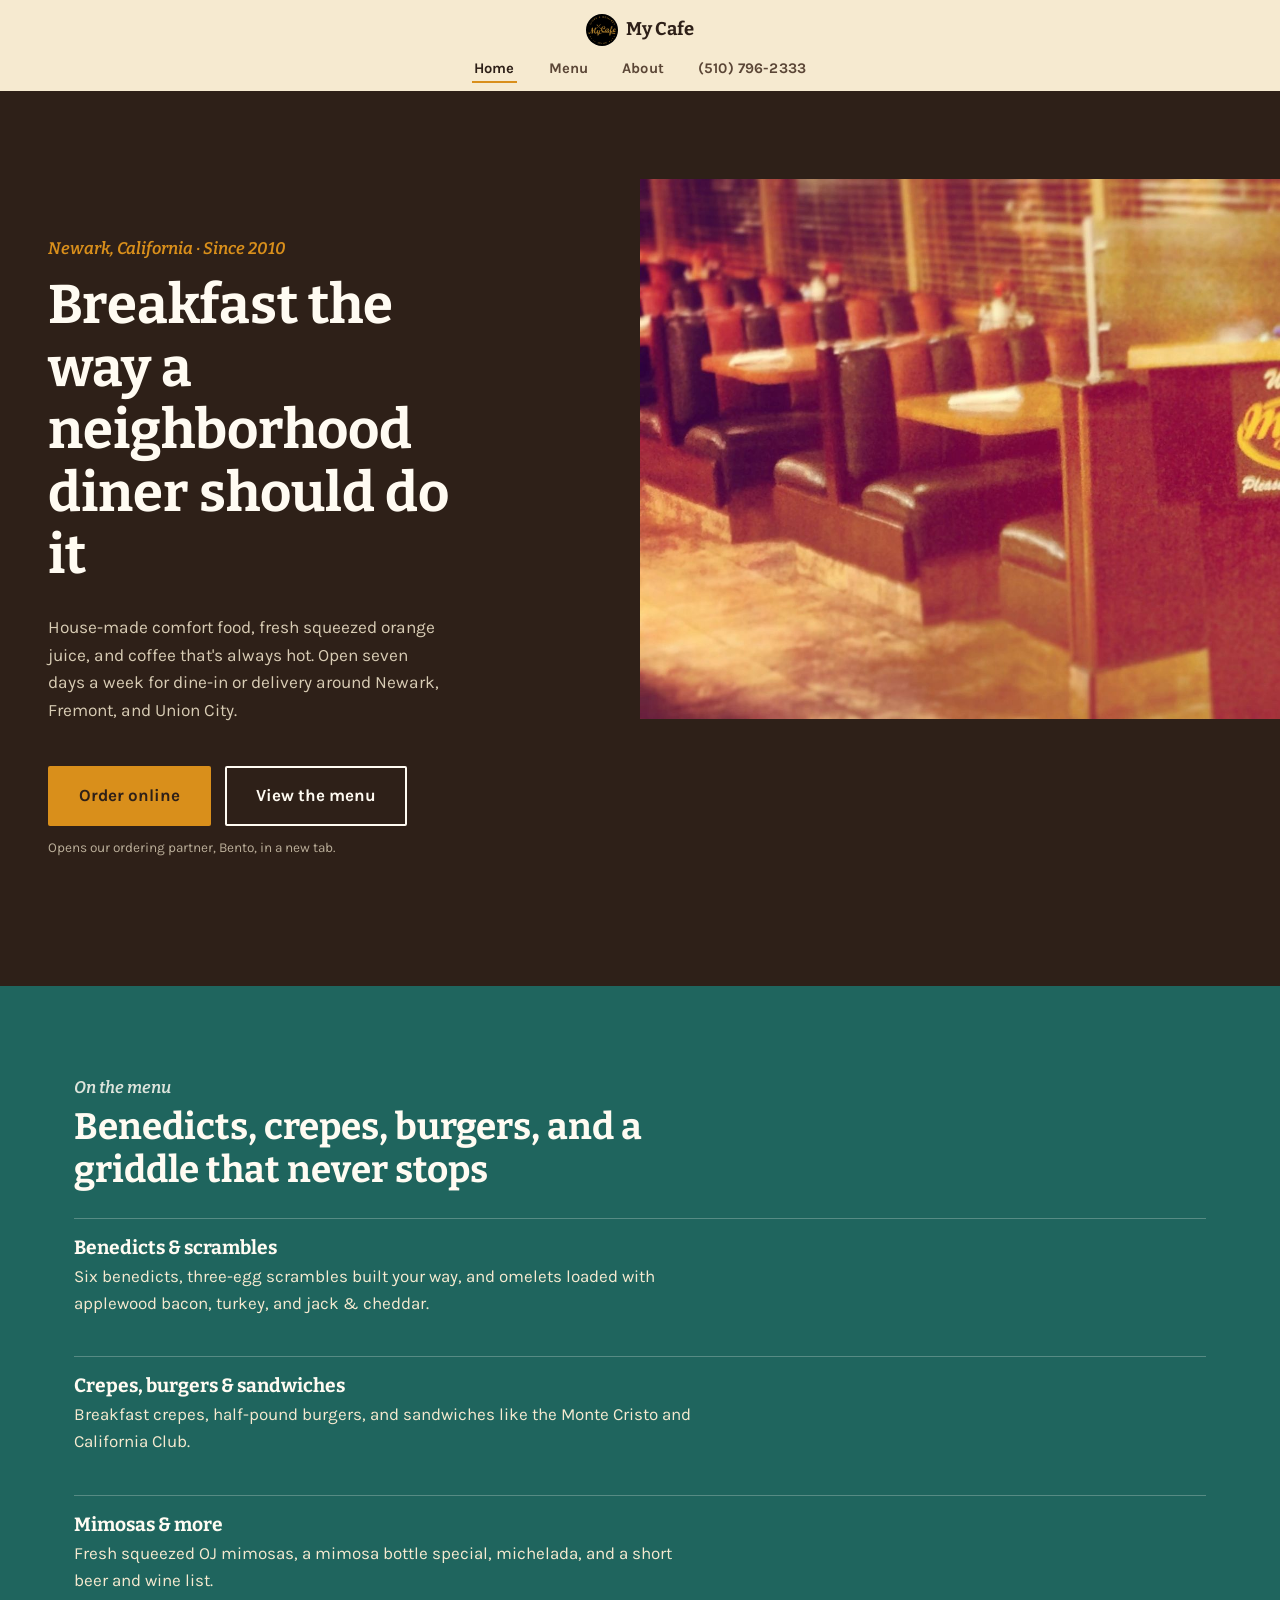
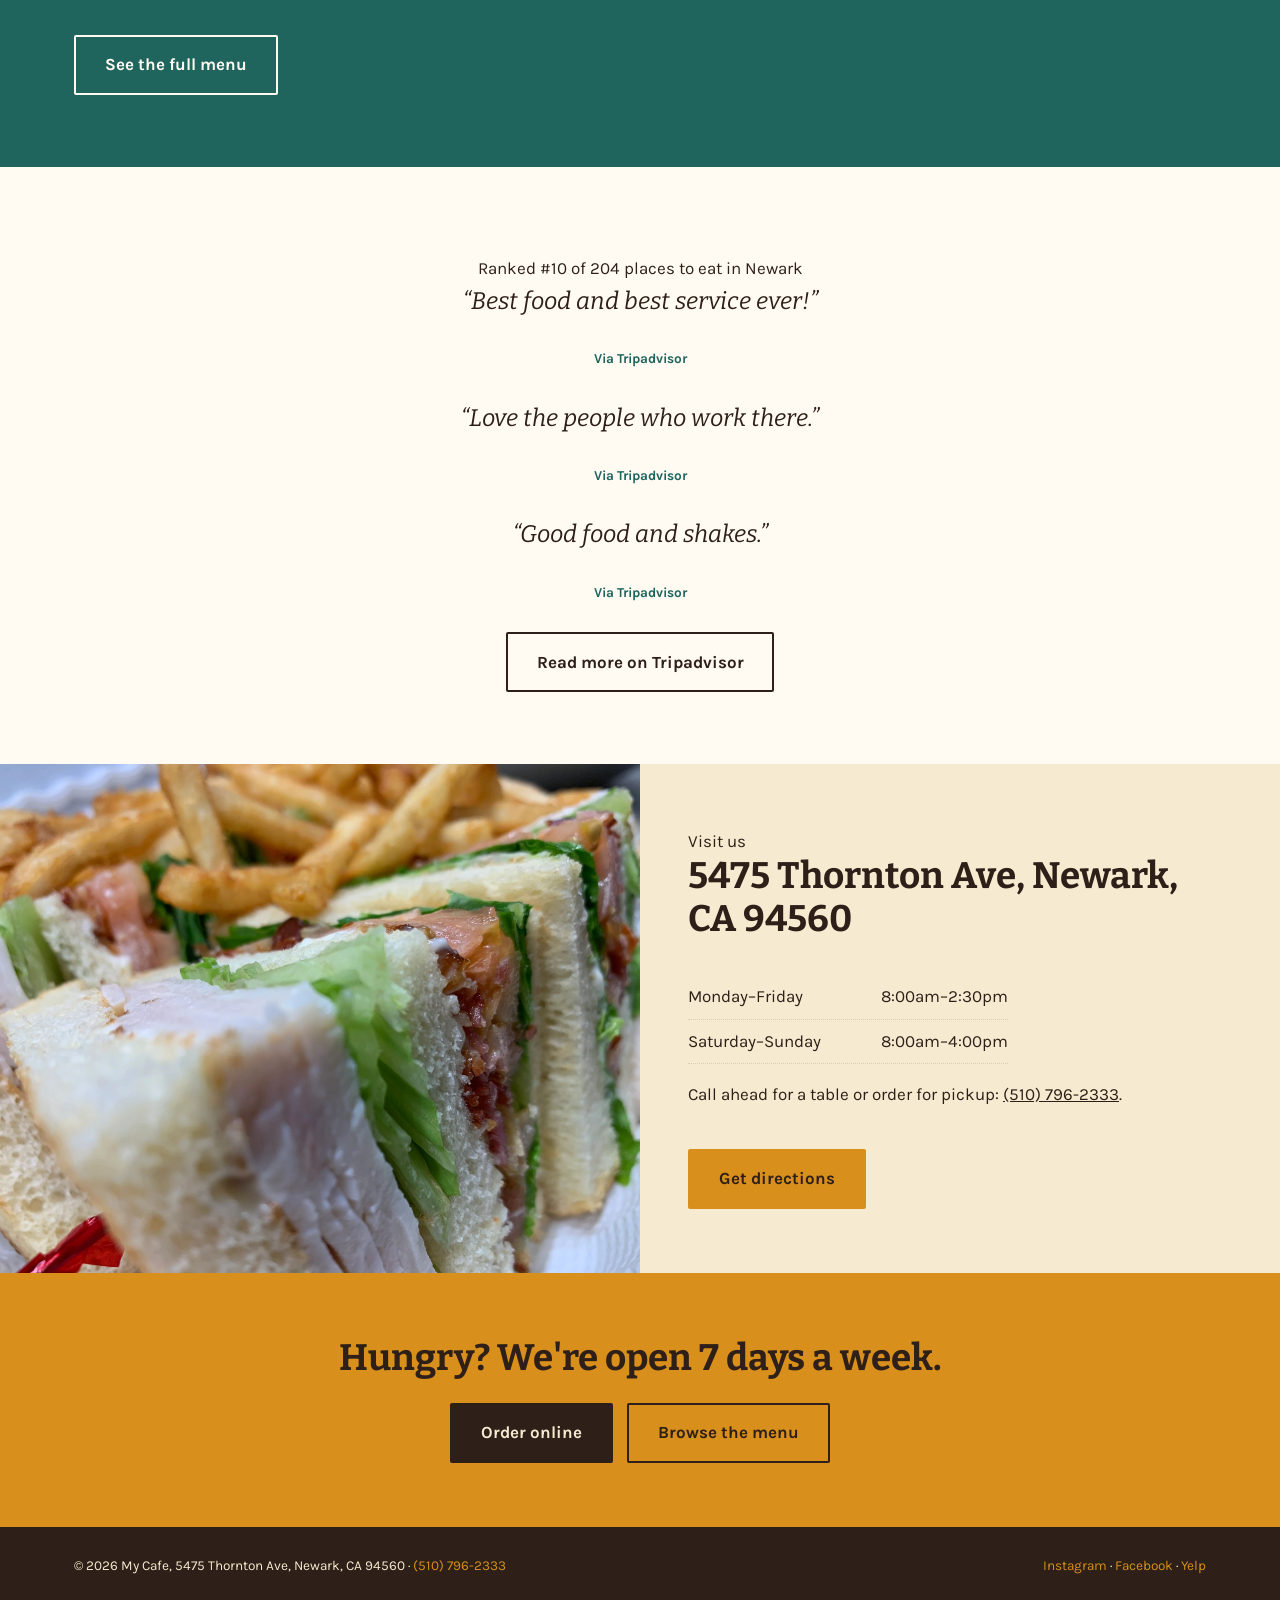
<file: index.html>
<!doctype html>
<html lang="en">
<head>
<meta charset="utf-8">
<meta name="viewport" content="width=device-width, initial-scale=1">
<title>My Cafe | Breakfast & Lunch Diner in Newark, CA</title>
<meta name="description" content="Family-run breakfast and lunch diner in Newark, CA since 2010. Fresh squeezed orange juice, house-made comfort food, mimosas and crepes. Open 7 days, dine-in or delivery.">
<link rel="canonical" href="https://mycafego.com/">
<meta property="og:type" content="restaurant.restaurant">
<meta property="og:site_name" content="My Cafe">
<meta property="og:title" content="My Cafe | Breakfast & Lunch Diner in Newark, CA">
<meta property="og:description" content="Family-run breakfast and lunch diner in Newark, CA since 2010. Fresh squeezed orange juice, house-made comfort food, mimosas and crepes.">
<meta property="og:url" content="https://mycafego.com/">
<meta property="og:image" content="/assets/images/interior-booth.jpg">
<meta name="twitter:card" content="summary_large_image">
<link rel="icon" href="/favicon.svg" type="image/svg+xml">
<link rel="preconnect" href="https://fonts.googleapis.com">
<link rel="preconnect" href="https://fonts.gstatic.com" crossorigin>
<link href="https://fonts.googleapis.com/css2?family=Bitter:wght@500;700&family=Karla:wght@400;500;700&display=swap" rel="stylesheet">
<link rel="stylesheet" href="/css/style.css">
<script type="application/ld+json">
{
  "@context": "https://schema.org",
  "@type": "Restaurant",
  "name": "My Cafe",
  "servesCuisine": "American, Breakfast, Diner",
  "priceRange": "$$",
  "telephone": "+1-510-796-2333",
  "address": {
    "@type": "PostalAddress",
    "streetAddress": "5475 Thornton Ave",
    "addressLocality": "Newark",
    "addressRegion": "CA",
    "postalCode": "94560",
    "addressCountry": "US"
  },
  "geo": {
    "@type": "GeoCoordinates",
    "latitude": 37.543093,
    "longitude": -122.045
  },
  "url": "https://mycafego.com/",
  "openingHoursSpecification": [
    { "@type": "OpeningHoursSpecification", "dayOfWeek": ["Monday","Tuesday","Wednesday","Thursday","Friday"], "opens": "08:00", "closes": "14:30" },
    { "@type": "OpeningHoursSpecification", "dayOfWeek": ["Saturday","Sunday"], "opens": "08:00", "closes": "16:00" }
  ],
  "sameAs": [
    "https://www.facebook.com/154595794567136",
    "https://www.instagram.com/mycafego",
    "https://www.yelp.com/biz/FB_1lBmawoR-oqVOt12TPQ"
  ]
}
</script>
</head>
<body>

<header class="site-header">
  <a class="brand" href="/">
    <img src="/assets/images/logo.jpg" alt="My Cafe logo" width="32" height="32">
    <span class="brand-text">My Cafe</span>
  </a>
  <nav class="main-nav" data-open="false">
    <ul>
      <li><a href="/" aria-current="page">Home</a></li>
      <li><a href="/menu.html">Menu</a></li>
      <li><a href="/about.html">About</a></li>
      <li><a href="tel:5107962333">(510) 796-2333</a></li>
    </ul>
  </nav>
  <button class="nav-toggle" aria-label="Open menu" aria-expanded="false"><span></span></button>
</header>

<a class="order-fab" href="https://mycafego.getbento.com/online-ordering/" target="_blank" rel="noopener">Order online</a>
<noscript><style>.order-fab{opacity:1!important;transform:none!important;pointer-events:auto!important;}</style></noscript>

<section class="hero">
  <div class="hero-copy">
    <p class="eyebrow">Newark, California &middot; Since 2010</p>
    <h1>Breakfast the way a neighborhood diner should do it</h1>
    <p class="lede">House-made comfort food, fresh squeezed orange juice, and coffee that's always hot. Open seven days a week for dine-in or delivery around Newark, Fremont, and Union City.</p>
    <div class="hero-actions">
      <a class="btn btn-primary" href="https://mycafego.getbento.com/online-ordering/" target="_blank" rel="noopener">Order online</a>
      <a class="btn btn-outline" href="/menu.html">View the menu</a>
    </div>
    <p style="font-size: 0.85rem; opacity: 0.7; margin: 0.8em 0 0;">Opens our ordering partner, Bento, in a new tab.</p>
  </div>
  <div class="hero-photo">
    <img src="/assets/images/interior-dining-room.png" alt="Dining room at My Cafe in Newark, California" width="600" height="800">
  </div>
</section>

<section class="block-turquoise">
  <div class="wrap">
    <div class="section-head">
      <span class="kicker">On the menu</span>
      <h2>Benedicts, crepes, burgers, and a griddle that never stops</h2>
    </div>
    <div class="text-list">
      <div class="item">
        <h3>Benedicts &amp; scrambles</h3>
        <p>Six benedicts, three-egg scrambles built your way, and omelets loaded with applewood bacon, turkey, and jack &amp; cheddar.</p>
      </div>
      <div class="item">
        <h3>Crepes, burgers &amp; sandwiches</h3>
        <p>Breakfast crepes, half-pound burgers, and sandwiches like the Monte Cristo and California Club.</p>
      </div>
      <div class="item">
        <h3>Mimosas &amp; more</h3>
        <p>Fresh squeezed OJ mimosas, a mimosa bottle special, michelada, and a short beer and wine list.</p>
      </div>
    </div>
    <div class="hero-actions">
      <a class="btn btn-outline" href="/menu.html">See the full menu</a>
    </div>
  </div>
</section>

<section class="block-paper">
  <div class="wrap quote-stack">
    <span class="kicker" style="display:block; text-align:center;">Ranked #10 of 204 places to eat in Newark</span>
    <blockquote>
      <p>&ldquo;Best food and best service ever!&rdquo;</p>
      <cite>Via Tripadvisor</cite>
    </blockquote>
    <blockquote>
      <p>&ldquo;Love the people who work there.&rdquo;</p>
      <cite>Via Tripadvisor</cite>
    </blockquote>
    <blockquote>
      <p>&ldquo;Good food and shakes.&rdquo;</p>
      <cite>Via Tripadvisor</cite>
    </blockquote>
    <a class="btn btn-outline" href="https://www.tripadvisor.com/Restaurant_Review-g32774-d4253627-Reviews-My_Cafe-Newark_California.html" target="_blank" rel="noopener">Read more on Tripadvisor</a>
  </div>
</section>

<section class="split" style="padding: 0;">
  <div class="split-photo">
    <img src="/assets/images/interior-booth.jpg" alt="Booth seating inside My Cafe in Newark, California">
  </div>
  <div class="split-copy">
    <span class="kicker">Visit us</span>
    <h2>5475 Thornton Ave, Newark, CA 94560</h2>
    <ul class="hours-list">
      <li><span>Monday&ndash;Friday</span><span>8:00am&ndash;2:30pm</span></li>
      <li><span>Saturday&ndash;Sunday</span><span>8:00am&ndash;4:00pm</span></li>
    </ul>
    <p>Call ahead for a table or order for pickup: <a href="tel:5107962333">(510) 796-2333</a>.</p>
    <div class="hero-actions">
      <a class="btn btn-primary" href="https://www.google.com/maps/search/?api=1&query=My+Cafe+5475+Thornton+Ave+Newark+CA+94560" target="_blank" rel="noopener">Get directions</a>
    </div>
  </div>
</section>

<section class="cta-band">
  <div class="wrap">
    <h2>Hungry? We're open 7 days a week.</h2>
    <div class="hero-actions" style="justify-content:center;">
      <a class="btn" style="background: var(--coffee); color: var(--cream);" href="https://mycafego.getbento.com/online-ordering/" target="_blank" rel="noopener">Order online</a>
      <a class="btn btn-outline" href="/menu.html">Browse the menu</a>
    </div>
  </div>
</section>

<footer class="site-footer">
  <div class="wrap">
    <span>&copy; 2026 My Cafe, 5475 Thornton Ave, Newark, CA 94560 &middot; <a href="tel:5107962333">(510) 796-2333</a></span>
    <span><a href="https://www.instagram.com/mycafego">Instagram</a> &middot; <a href="https://www.facebook.com/154595794567136">Facebook</a> &middot; <a href="https://www.yelp.com/biz/FB_1lBmawoR-oqVOt12TPQ">Yelp</a></span>
  </div>
</footer>

<script src="/js/main.js"></script>
</body>
</html>
</file>
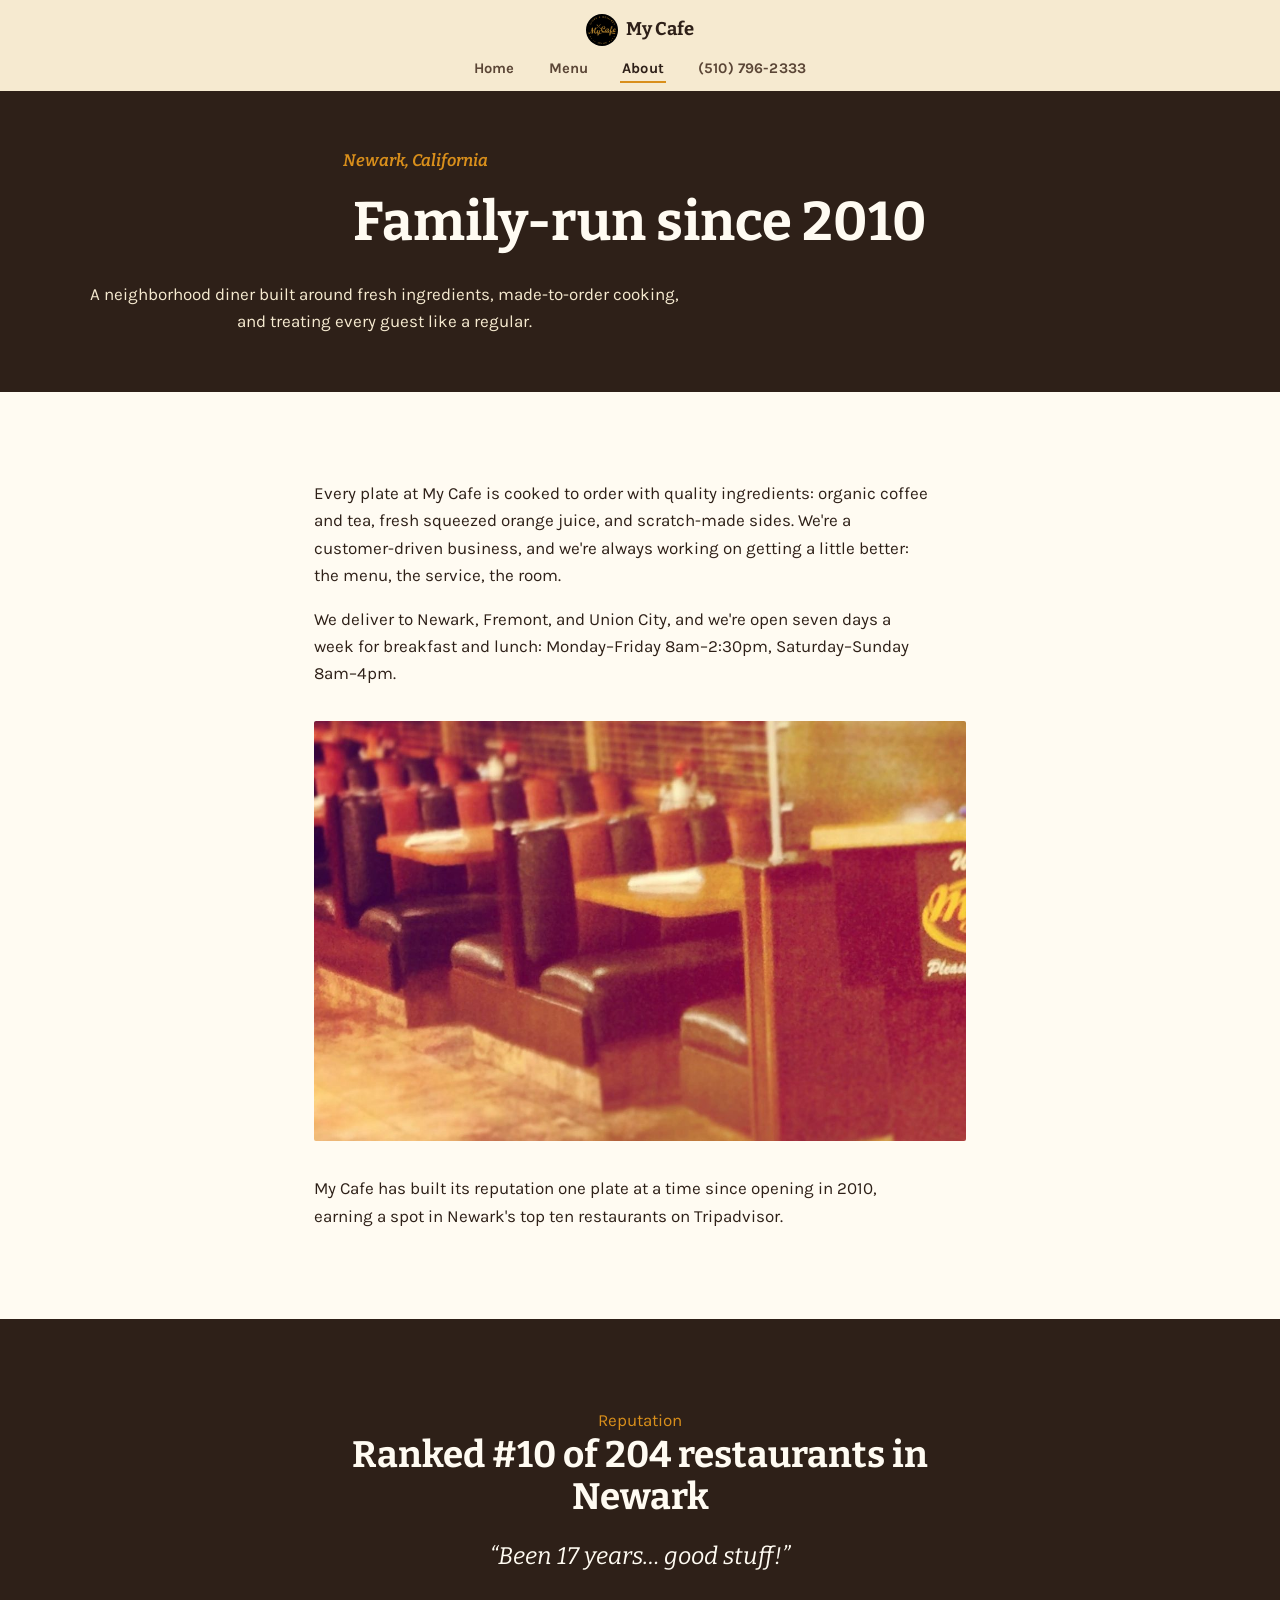
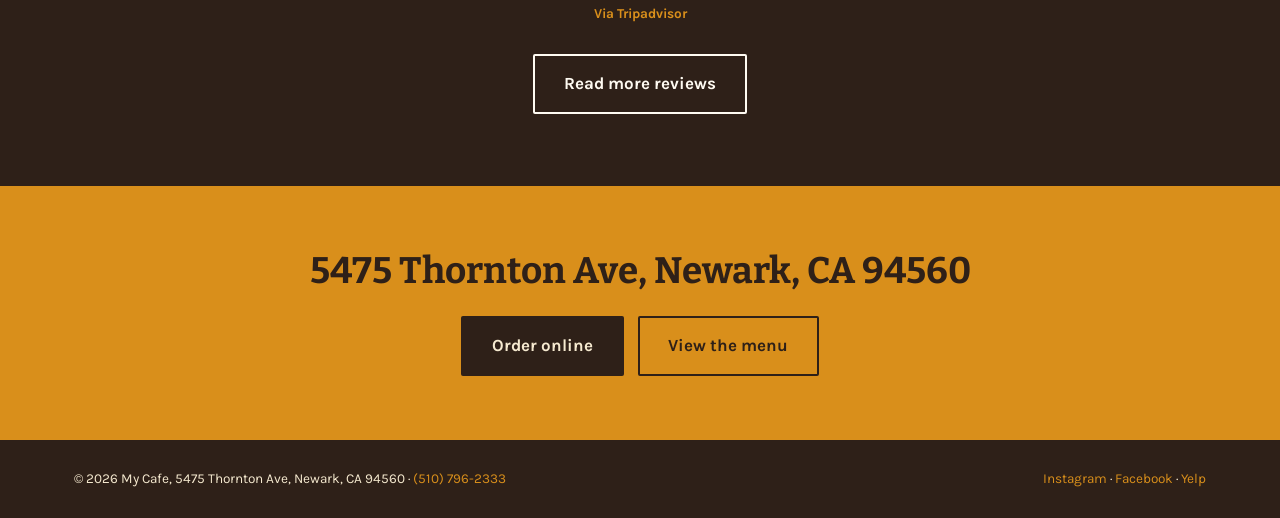
<file: about.html>
<!doctype html>
<html lang="en">
<head>
<meta charset="utf-8">
<meta name="viewport" content="width=device-width, initial-scale=1">
<title>About | My Cafe, Newark CA</title>
<meta name="description" content="My Cafe has served Newark, California since 2010: a family diner focused on fresh, made-to-order comfort food and friendly service.">
<link rel="canonical" href="https://mycafego.com/about.html">
<meta property="og:title" content="About | My Cafe, Newark CA">
<meta property="og:description" content="My Cafe has served Newark, California since 2010: a family diner focused on fresh, made-to-order comfort food.">
<meta property="og:type" content="website">
<link rel="icon" href="/favicon.svg" type="image/svg+xml">
<link rel="preconnect" href="https://fonts.googleapis.com">
<link rel="preconnect" href="https://fonts.gstatic.com" crossorigin>
<link href="https://fonts.googleapis.com/css2?family=Bitter:wght@500;700&family=Karla:wght@400;500;700&display=swap" rel="stylesheet">
<link rel="stylesheet" href="/css/style.css">
</head>
<body>

<header class="site-header">
  <a class="brand" href="/">
    <img src="/assets/images/logo.jpg" alt="My Cafe logo" width="32" height="32">
    <span class="brand-text">My Cafe</span>
  </a>
  <nav class="main-nav" data-open="false">
    <ul>
      <li><a href="/">Home</a></li>
      <li><a href="/menu.html">Menu</a></li>
      <li><a href="/about.html" aria-current="page">About</a></li>
      <li><a href="tel:5107962333">(510) 796-2333</a></li>
    </ul>
  </nav>
  <button class="nav-toggle" aria-label="Open menu" aria-expanded="false"><span></span></button>
</header>

<a class="order-fab" href="https://mycafego.getbento.com/online-ordering/" target="_blank" rel="noopener">Order online</a>
<noscript><style>.order-fab{opacity:1!important;transform:none!important;pointer-events:auto!important;}</style></noscript>

<section class="menu-intro">
  <div class="wrap">
    <p class="eyebrow">Newark, California</p>
    <h1>Family-run since 2010</h1>
    <p>A neighborhood diner built around fresh ingredients, made-to-order cooking, and treating every guest like a regular.</p>
  </div>
</section>

<section class="block-paper">
  <div class="wrap" style="max-width: 700px;">
    <p>Every plate at My Cafe is cooked to order with quality ingredients: organic coffee and tea, fresh squeezed orange juice, and scratch-made sides. We're a customer-driven business, and we're always working on getting a little better: the menu, the service, the room.</p>
    <p>We deliver to Newark, Fremont, and Union City, and we're open seven days a week for breakfast and lunch: Monday&ndash;Friday 8am&ndash;2:30pm, Saturday&ndash;Sunday 8am&ndash;4pm.</p>
    <img src="/assets/images/interior-dining-room.png" alt="Dining room at My Cafe in Newark, California" loading="lazy" style="margin: 2em 0; border-radius: 2px; width: 100%; max-height: 420px; object-fit: cover;">
    <p>My Cafe has built its reputation one plate at a time since opening in 2010, earning a spot in Newark's top ten restaurants on Tripadvisor.</p>
  </div>
</section>

<section class="block-coffee">
  <div class="wrap quote-stack">
    <span class="kicker" style="display:block; color: var(--mustard);">Reputation</span>
    <h2>Ranked #10 of 204 restaurants in Newark</h2>
    <blockquote>
      <p style="color: var(--paper);">&ldquo;Been 17 years&hellip; good stuff!&rdquo;</p>
      <cite style="color: var(--mustard);">Via Tripadvisor</cite>
    </blockquote>
    <a class="btn btn-outline" style="color: var(--paper);" href="https://www.tripadvisor.com/Restaurant_Review-g32774-d4253627-Reviews-My_Cafe-Newark_California.html" target="_blank" rel="noopener">Read more reviews</a>
  </div>
</section>


<section class="cta-band">
  <div class="wrap">
    <h2>5475 Thornton Ave, Newark, CA 94560</h2>
    <div class="hero-actions" style="justify-content:center;">
      <a class="btn" style="background: var(--coffee); color: var(--cream);" href="https://mycafego.getbento.com/online-ordering/" target="_blank" rel="noopener">Order online</a>
      <a class="btn btn-outline" href="/menu.html">View the menu</a>
    </div>
  </div>
</section>

<footer class="site-footer">
  <div class="wrap">
    <span>&copy; 2026 My Cafe, 5475 Thornton Ave, Newark, CA 94560 &middot; <a href="tel:5107962333">(510) 796-2333</a></span>
    <span><a href="https://www.instagram.com/mycafego">Instagram</a> &middot; <a href="https://www.facebook.com/154595794567136">Facebook</a> &middot; <a href="https://www.yelp.com/biz/FB_1lBmawoR-oqVOt12TPQ">Yelp</a></span>
  </div>
</footer>

<script src="/js/main.js"></script>
</body>
</html>
</file>
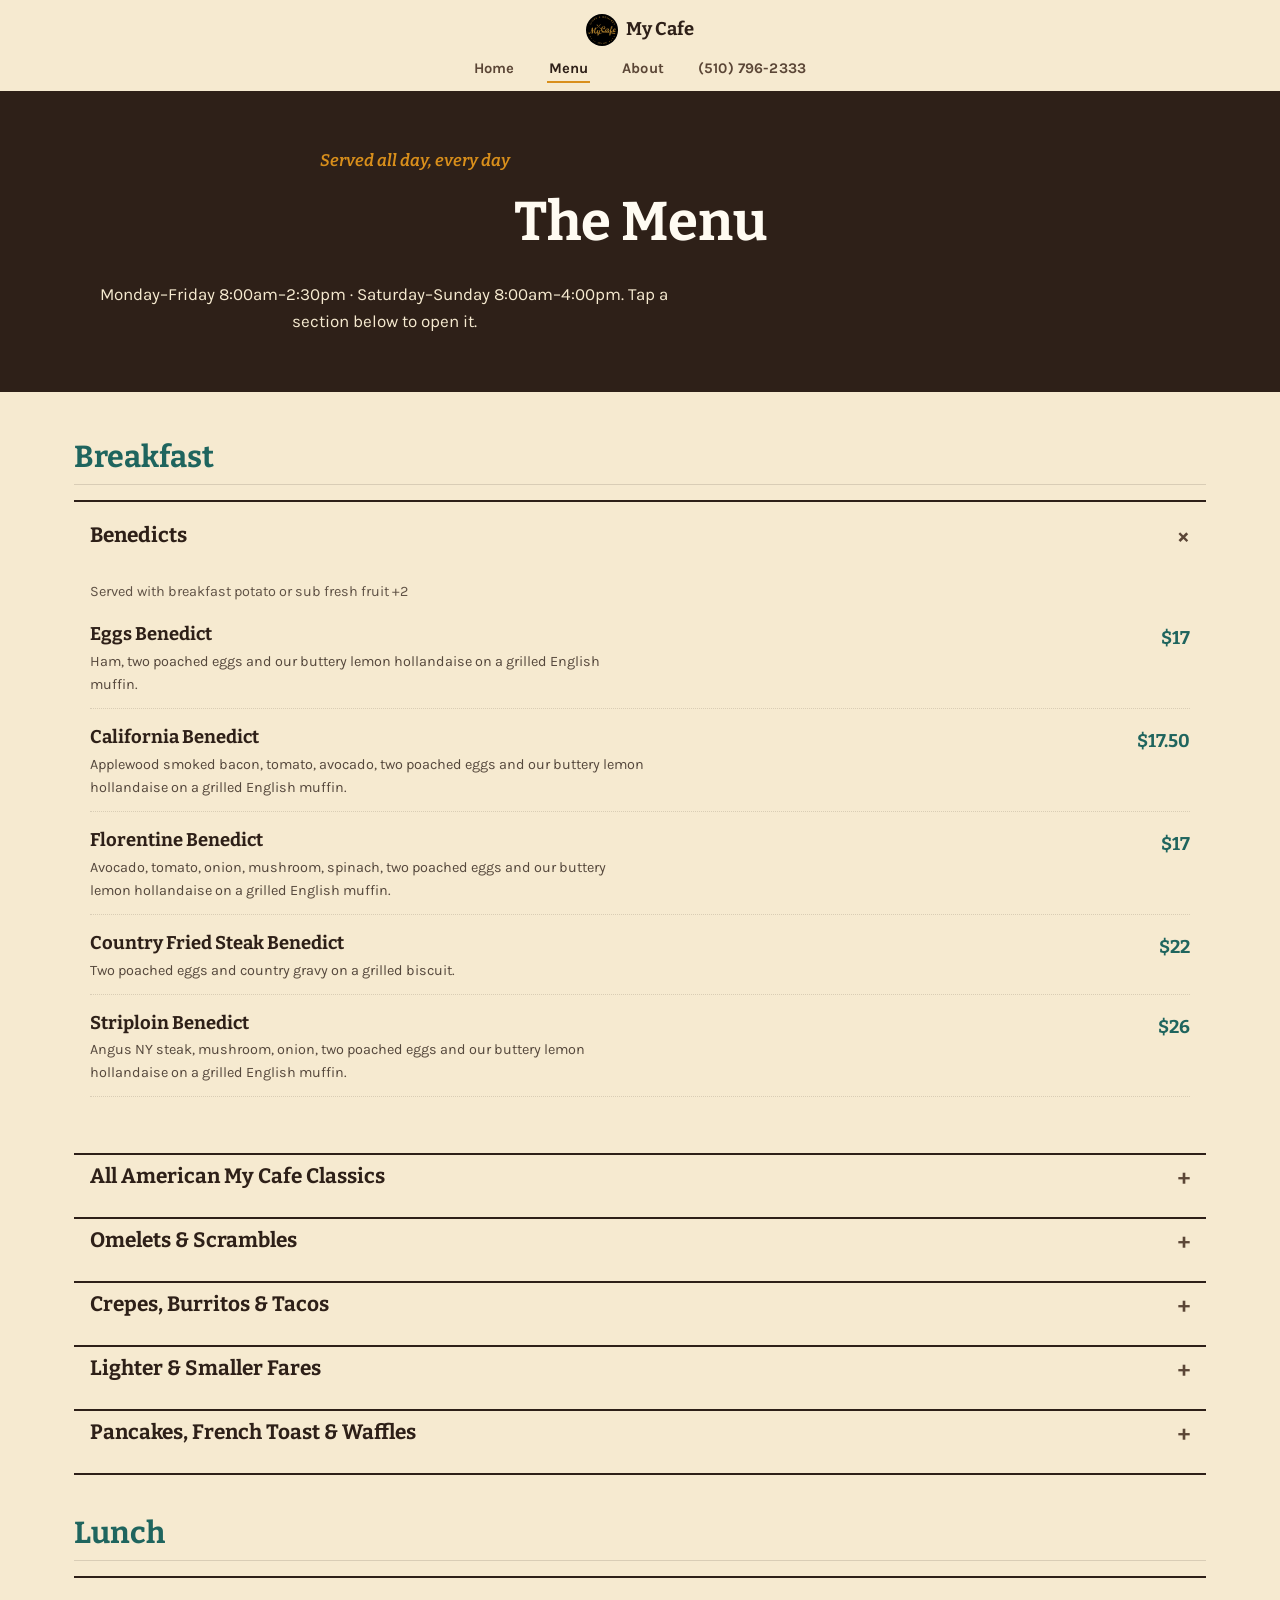
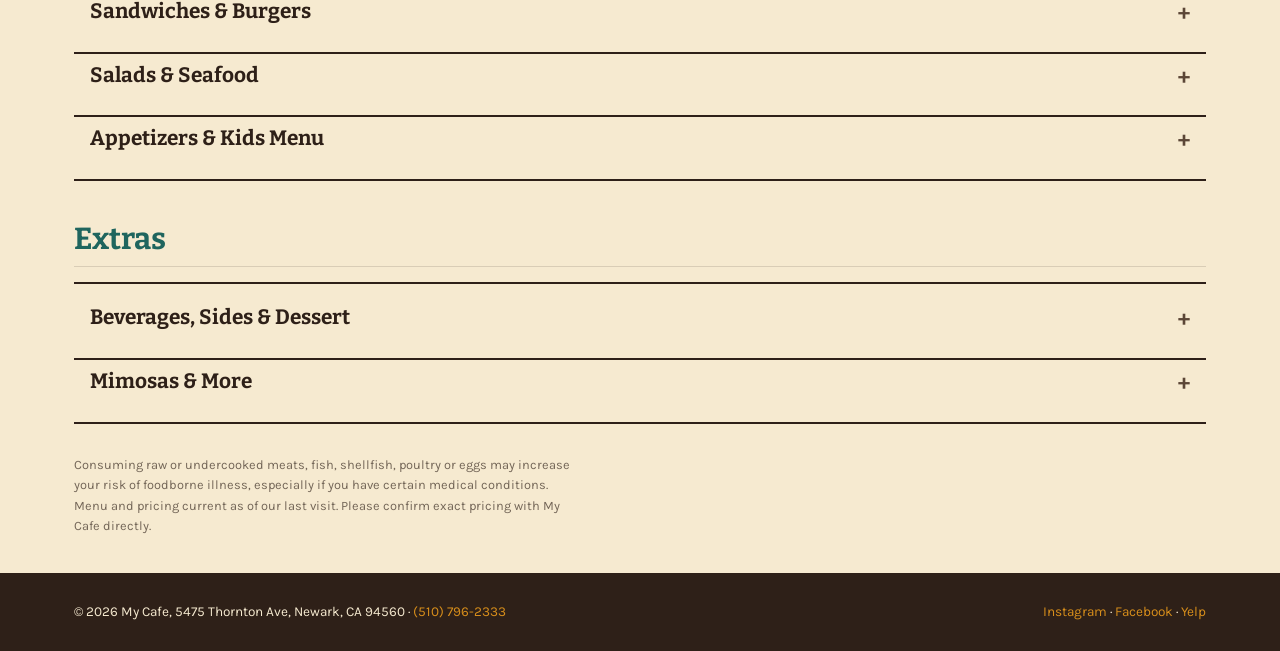
<file: menu.html>
<!doctype html>
<html lang="en">
<head>
<meta charset="utf-8">
<meta name="viewport" content="width=device-width, initial-scale=1">
<title>Menu | My Cafe, Newark CA</title>
<meta name="description" content="Full breakfast and lunch menu for My Cafe in Newark, CA: benedicts, omelets, crepes, pancakes, burgers, sandwiches, salads, and mimosas. Open 7 days.">
<link rel="canonical" href="https://mycafego.com/menu.html">
<meta property="og:title" content="Menu | My Cafe, Newark CA">
<meta property="og:description" content="Full breakfast and lunch menu: benedicts, omelets, crepes, pancakes, burgers, sandwiches, salads, and mimosas.">
<meta property="og:type" content="website">
<link rel="icon" href="/favicon.svg" type="image/svg+xml">
<link rel="preconnect" href="https://fonts.googleapis.com">
<link rel="preconnect" href="https://fonts.gstatic.com" crossorigin>
<link href="https://fonts.googleapis.com/css2?family=Bitter:wght@500;700&family=Karla:wght@400;500;700&display=swap" rel="stylesheet">
<link rel="stylesheet" href="/css/style.css">
<script type="application/ld+json">
{
  "@context": "https://schema.org",
  "@type": "Menu",
  "name": "My Cafe Menu",
  "inLanguage": "en",
  "hasMenuSection": [
    { "@type": "MenuSection", "name": "Benedicts" },
    { "@type": "MenuSection", "name": "Omelets & Scrambles" },
    { "@type": "MenuSection", "name": "Pancakes, French Toast & Waffles" },
    { "@type": "MenuSection", "name": "Sandwiches & Burgers" },
    { "@type": "MenuSection", "name": "Beverages & Mimosas" }
  ]
}
</script>
</head>
<body>

<header class="site-header">
  <a class="brand" href="/">
    <img src="/assets/images/logo.jpg" alt="My Cafe logo" width="32" height="32">
    <span class="brand-text">My Cafe</span>
  </a>
  <nav class="main-nav" data-open="false">
    <ul>
      <li><a href="/">Home</a></li>
      <li><a href="/menu.html" aria-current="page">Menu</a></li>
      <li><a href="/about.html">About</a></li>
      <li><a href="tel:5107962333">(510) 796-2333</a></li>
    </ul>
  </nav>
  <button class="nav-toggle" aria-label="Open menu" aria-expanded="false"><span></span></button>
</header>

<a class="order-fab" href="https://mycafego.getbento.com/online-ordering/" target="_blank" rel="noopener">Order online</a>
<noscript><style>.order-fab{opacity:1!important;transform:none!important;pointer-events:auto!important;}</style></noscript>

<section class="menu-intro">
  <div class="wrap">
    <p class="eyebrow">Served all day, every day</p>
    <h1>The Menu</h1>
    <p>Monday&ndash;Friday 8:00am&ndash;2:30pm &middot; Saturday&ndash;Sunday 8:00am&ndash;4:00pm. Tap a section below to open it.</p>
  </div>
</section>

<div class="wrap" style="padding-top: 48px; padding-bottom: 24px;">

<div class="menu-course">
<h2>Breakfast</h2>
<div class="accordion">

<details open>
  <summary><h3>Benedicts</h3> <span class="plus">+</span></summary>
  <p class="note">Served with breakfast potato or sub fresh fruit +2</p>
  <div class="menu-items">
    <div class="menu-item"><div class="item-body"><h4>Eggs Benedict</h4><p>Ham, two poached eggs and our buttery lemon hollandaise on a grilled English muffin.</p></div><div class="price">$17</div></div>
    <div class="menu-item"><div class="item-body"><h4>California Benedict</h4><p>Applewood smoked bacon, tomato, avocado, two poached eggs and our buttery lemon hollandaise on a grilled English muffin.</p></div><div class="price">$17.50</div></div>
    <div class="menu-item"><div class="item-body"><h4>Florentine Benedict</h4><p>Avocado, tomato, onion, mushroom, spinach, two poached eggs and our buttery lemon hollandaise on a grilled English muffin.</p></div><div class="price">$17</div></div>
    <div class="menu-item"><div class="item-body"><h4>Country Fried Steak Benedict</h4><p>Two poached eggs and country gravy on a grilled biscuit.</p></div><div class="price">$22</div></div>
    <div class="menu-item"><div class="item-body"><h4>Striploin Benedict</h4><p>Angus NY steak, mushroom, onion, two poached eggs and our buttery lemon hollandaise on a grilled English muffin.</p></div><div class="price">$26</div></div>
  </div>
</details>

<details>
  <summary><h3>All American My Cafe Classics</h3> <span class="plus">+</span></summary>
  <p class="note">$17: choose one meat, two eggs your way, and two sides</p>
  <div class="grid-3" style="margin: 1.2em 0 2em;">
    <div><h4>1. The Meats</h4><p>Applewood bacon (4) &middot; sausage links (4) &middot; ham +3 &middot; turkey bacon +2 &middot; NY strip steak 9oz +9 &middot; country fried steak w/ gravy +5</p></div>
    <div><h4>2. The Eggs</h4><p>Scrambled, over easy, over medium, over hard, sunny side up, or egg whites +2</p></div>
    <div><h4>3. The Sides</h4><p>Breakfast potato, pancake, or toast (sourdough, whole wheat, white, English muffin) &middot; fresh fruit +2</p></div>
  </div>
</details>

<details>
  <summary><h3>Omelets &amp; Scrambles</h3> <span class="plus">+</span></summary>
  <p class="note">Served with toast and breakfast potato or sub fresh fruit +2</p>
  <div class="menu-items">
    <div class="menu-item"><div class="item-body"><h4>Ultimate Omelet</h4><p>Ham, applewood bacon, sausage, mushroom, bell pepper, onion with jack &amp; cheddar cheese.</p></div><div class="price">$19</div></div>
    <div class="menu-item"><div class="item-body"><h4>Vegetarian Omelet</h4><p>Mushroom, onion, bell pepper, tomato and avocado with melted jack &amp; cheddar.</p></div><div class="price">$17</div></div>
    <div class="menu-item"><div class="item-body"><h4>California Omelet</h4><p>Applewood bacon, turkey breast and avocado with pepper jack.</p></div><div class="price">$18</div></div>
    <div class="menu-item"><div class="item-body"><h4>San Francisco Scramble</h4><p>Seasoned ground beef, mushroom, onion and spinach.</p></div><div class="price">$18</div></div>
    <div class="menu-item"><div class="item-body"><h4>Power Protein Scramble</h4><p>Egg whites, diced chicken breast, avocado, green bell pepper, onion, tomato and avocado with pepper jack.</p></div><div class="price">$19.50</div></div>
    <div class="menu-item"><div class="item-body"><h4>NY Steak Omelet</h4><p>Angus striploin, green bell pepper, onion and mushroom with melted jack &amp; cheddar.</p></div><div class="price">$22</div></div>
    <div class="menu-item"><div class="item-body"><h4>Farmer's Scramble</h4><p>Spinach, broccoli, mushroom, onion and avocado.</p></div><div class="price">$17</div></div>
    <div class="menu-item"><div class="item-body"><h4>Turkey Jalapeno Scramble</h4><p>Diced turkey breast, jalapeno, onion, spinach, avocado topped with house made egg sauce.</p></div><div class="price">$18</div></div>
  </div>
</details>

<details>
  <summary><h3>Crepes, Burritos &amp; Tacos</h3> <span class="plus">+</span></summary>
  <div class="menu-items">
    <div class="menu-item"><div class="item-body"><h4>Golden State Crepe</h4><p>Scrambled eggs with applewood bacon, turkey breast, avocado and pepper jack cheese.</p></div><div class="price">$18.50</div></div>
    <div class="menu-item"><div class="item-body"><h4>Vegetarian Crepe</h4><p>Scrambled eggs with mushroom, onion bell pepper, tomato, avocado and shredded jack &amp; cheddar cheese.</p></div><div class="price">$18</div></div>
    <div class="menu-item"><div class="item-body"><h4>The Works Crepe</h4><p>Scrambled eggs with ham, applewood bacon, sausage, mushroom, bell pepper, onion, avocado and shredded jack &amp; cheddar cheese.</p></div><div class="price">$18.50</div></div>
    <div class="menu-item"><div class="item-body"><h4>Breakfast Burrito</h4><p>Three scrambled eggs with bacon, sausage, jack &amp; cheddar cheese, wrapped in a flour tortilla and topped with country gravy. Served with breakfast potato.</p></div><div class="price">$17</div></div>
    <div class="menu-item"><div class="item-body"><h4>Breakfast Tacos (3)</h4><p>Flour tortillas loaded with scrambled eggs, onion, jalapeno and avocado with jack &amp; cheddar cheese and our home-made egg sauce. Served with breakfast potato and spicy house salsa and sour cream. Vegetarian $16 &middot; Bacon $18 &middot; Steak $20</p></div><div class="price">from $16</div></div>
  </div>
</details>

<details>
  <summary><h3>Lighter &amp; Smaller Fares</h3> <span class="plus">+</span></summary>
  <p class="note">Served with a free cup of coffee (not available for delivery)</p>
  <div class="menu-items">
    <div class="menu-item"><div class="item-body"><h4>G'Morning Sandwich</h4><p>Bacon &amp; sausage with scrambled eggs on grilled sourdough bread with cheddar, pepper jack cheese and chipotle mayo. Served with breakfast potato.</p></div><div class="price">$16</div></div>
    <div class="menu-item"><div class="item-body"><h4>Loaded Crispy Crunchy Breakfast Potatoes</h4><p>Crispy potatoes topped with shredded jack &amp; cheddar, diced ham, sausage, applewood bacon, jalapeno, scrambled eggs and egg sauce.</p></div><div class="price">$14</div></div>
    <div class="menu-item"><div class="item-body"><h4>GO2</h4><p>One egg, one bacon or sausage, breakfast potato and toast.</p></div><div class="price">$13</div></div>
    <div class="menu-item"><div class="item-body"><h4>Eggz &amp; Baccy Sammy</h4><p>Grilled buttery brioche bread, applewood bacon, scrambled eggs, cheddar cheese and egg sauce.</p></div><div class="price">$12</div></div>
    <div class="menu-item"><div class="item-body"><h4>Sweet Plate</h4><p>Choice of half waffle, pancake, or French toast with one egg and two bacon.</p></div><div class="price">$13</div></div>
    <div class="menu-item"><div class="item-body"><h4>Avocado'd Toast</h4><p>Fresh avocado and olive oil, grape tomato and organic spring mix on toasted prairie oval oats with a dash of red pepper flakes. Served with two eggs, any style.</p></div><div class="price">$13</div></div>
  </div>
</details>

<details>
  <summary><h3>Pancakes, French Toast &amp; Waffles</h3> <span class="plus">+</span></summary>
  <p class="note">Make it a combo: add two eggs and two bacon strips or two sausage links +5</p>
  <div class="menu-items">
    <div class="menu-item"><div class="item-body"><h4>Buttermilk Pancake Stack</h4><p>Add fresh strawberry, chocolate chips, banana, blueberry or nutella +1.50 each.</p></div><div class="price">$10</div></div>
    <div class="menu-item"><div class="item-body"><h4>(3) French Toast</h4></div><div class="price">$13</div></div>
    <div class="menu-item"><div class="item-body"><h4>Churro Pancakes</h4><p>Fluffy grilled pancakes coated with cinnamon and sugar, topped with nutella.</p></div><div class="price">$13</div></div>
    <div class="menu-item"><div class="item-body"><h4>Ultimate Berry French Toast</h4><p>Two slices of brioche French toast egg battered and topped with walnuts, fresh strawberries and blueberries, glittered with cinnamon and powdered sugar.</p></div><div class="price">$15</div></div>
    <div class="menu-item"><div class="item-body"><h4>Berry 'N Cream Pancakes</h4><p>Blueberry pancakes grilled to perfection and topped with creamy strawberries 'n condensed milk and served with whip cream.</p></div><div class="price">$13</div></div>
    <div class="menu-item"><div class="item-body"><h4>French Toast Cinnamon Crunch</h4><p>Brioche French toast egg battered with Cinnamon Toast Crunch cereal, topped with whip cream and powdered sugar.</p></div><div class="price">$13</div></div>
    <div class="menu-item"><div class="item-body"><h4>Banana Bacon Walnut Pancakes</h4><p>Fluffy grilled banana pancakes with walnuts and bacon baked in, topped with whip cream.</p></div><div class="price">$13</div></div>
    <div class="menu-item"><div class="item-body"><h4>Fruity Pebbles French Toast</h4><p>Brioche French toast egg battered with Fruity Pebbles cereal, topped with powdered sugar and whip cream.</p></div><div class="price">$13</div></div>
    <div class="menu-item"><div class="item-body"><h4>Strawberry &amp; Blueberry Waffle</h4><p>Fresh berries topped with whip cream.</p></div><div class="price">$15</div></div>
    <div class="menu-item"><div class="item-body"><h4>Churro French Toast Sticks</h4><p>Brioche French toast battered, grilled, fried and coated with cinnamon and sugar.</p></div><div class="price">$12</div></div>
    <div class="menu-item"><div class="item-body"><h4>Belgian Waffle</h4></div><div class="price">$12</div></div>
    <div class="menu-item"><div class="item-body"><h4>Banana Strawberry Nutella Crepe</h4><p>Topped with vanilla ice cream, whip cream and powdered sugar.</p></div><div class="price">$13</div></div>
    <div class="menu-item"><div class="item-body"><h4>Churro Waffle</h4><p>Golden brown Belgian waffle sugar coated with buttery cinnamon and an authentic Mexican caramel.</p></div><div class="price">$14</div></div>
    <div class="menu-item"><div class="item-body"><h4>Creme Brulee French Toast</h4><p>Topped with strawberry and blueberries.</p></div><div class="price">$16</div></div>
  </div>
</details>

</div>
</div>

<div class="menu-course">
<h2>Lunch</h2>
<div class="accordion">

<details>
  <summary><h3>Sandwiches &amp; Burgers</h3> <span class="plus">+</span></summary>
  <p class="note">Served with French fries, organic spring mix salad, or sub fresh fruit +2</p>
  <div class="menu-items">
    <div class="menu-item"><div class="item-body"><h4>California Club</h4><p>Turkey breast, applewood smoked bacon, avocado, lettuce, tomato, mayo and cheddar cheese on toasted wheat bread.</p></div><div class="price">$17</div></div>
    <div class="menu-item"><div class="item-body"><h4>Monte Cristo</h4><p>Buttery soft brioche dipped in our home-made egg batter with ham, bacon and pepper jack cheese, topped with cinnamon and powdered sugar, served with syrup.</p></div><div class="price">$18</div></div>
    <div class="menu-item"><div class="item-body"><h4>Pepper Jack Chicken Sandwich</h4><p>Grilled chicken, pepper jack cheese, applewood bacon, avocado, lettuce, tomato and chipotle aioli on a sourdough French roll.</p></div><div class="price">$19</div></div>
    <div class="menu-item"><div class="item-body"><h4>Turkey Asada Melt</h4><p>Grilled turkey breast, applewood smoked bacon, pepper jack cheese, chipotle mayo, tomato and avocado on grilled sourdough.</p></div><div class="price">$17</div></div>
    <div class="menu-item"><div class="item-body"><h4>Ultimate Cheesesteak</h4><p>Thinly sliced beef with grilled onions and pepper jack cheese with chipotle aioli on a sourdough French roll.</p></div><div class="price">$18</div></div>
    <div class="menu-item"><div class="item-body"><h4>NY Steak Sandwich</h4><p>Served on a French roll with lettuce, tomato, onion, pickles and mayo.</p></div><div class="price">$26</div></div>
    <div class="menu-item"><div class="item-body"><h4>Turkey Bacon Ranch Wrap</h4><p>Turkey, bacon, shredded jack and cheddar cheese, avocado, lettuce and chipotle mayo wrapped in a flour tortilla, served with French fries.</p></div><div class="price">$17</div></div>
    <div class="menu-item"><div class="item-body"><h4>Classic Cheeseburger</h4><p>Half pound hand-pattied fresh ground beef with lettuce, tomato, onion, pickles and cheddar. Add bacon +2.</p></div><div class="price">$15</div></div>
    <div class="menu-item"><div class="item-body"><h4>BBQ Bacon Cheeseburger</h4><p>Applewood smoked bacon, onion rings, BBQ sauce and cheddar cheese.</p></div><div class="price">$16</div></div>
    <div class="menu-item"><div class="item-body"><h4>California Chipotle Burger</h4><p>Chipotle mayo, applewood smoked bacon, avocado, lettuce, tomato, onion, pickles and pepper jack.</p></div><div class="price">$17</div></div>
    <div class="menu-item"><div class="item-body"><h4>Steakhouse Cheeseburger</h4><p>Grilled mushroom and onion with A1 sauce, bacon, cheddar cheese and mayo on a brioche bun.</p></div><div class="price">$17</div></div>
  </div>
</details>

<details>
  <summary><h3>Salads &amp; Seafood</h3> <span class="plus">+</span></summary>
  <div class="menu-items">
    <div class="menu-item"><div class="item-body"><h4>House Salad</h4><p>Spring mix lettuce, grape tomato, jack &amp; cheddar with your choice of dressing.</p></div><div class="price">$4</div></div>
    <div class="menu-item"><div class="item-body"><h4>Cobb Salad</h4><p>Diced seasoned chicken breast, applewood bacon, avocado, hardboiled egg, grape tomato, jack &amp; cheddar, served with garlic bread.</p></div><div class="price">$16</div></div>
    <div class="menu-item"><div class="item-body"><h4>Strawberry Walnut Chicken Salad</h4><p>Fresh strawberry, walnuts, avocado, grape tomato with house lemon vinaigrette, served with garlic bread.</p></div><div class="price">$17</div></div>
    <div class="menu-item"><div class="item-body"><h4>Fish &amp; Chips</h4><p>Three deep fried cod fillets served with beer-battered French fries, lemon and tartar sauce.</p></div><div class="price">$19</div></div>
    <div class="menu-item"><div class="item-body"><h4>Fish Tacos</h4><p>Fried breaded cod, avocado, tomato, lettuce, chipotle mayo on two flour tortillas, served with lemon and French fries.</p></div><div class="price">$19</div></div>
    <div class="menu-item"><div class="item-body"><h4>Chicken Cordon Bleu Crepe</h4><p>Diced chicken breast, black forest ham, onion, tomato, hollandaise with jack &amp; cheddar, served with house potato and spring mix salad.</p></div><div class="price">$19</div></div>
  </div>
</details>

<details>
  <summary><h3>Appetizers &amp; Kids Menu</h3> <span class="plus">+</span></summary>
  <div class="menu-items">
    <div class="menu-item"><div class="item-body"><h4>Quesadilla</h4><p>With avocado and tomato, served with sour cream and spicy house salsa. Chicken $12 &middot; Steak $16</p></div><div class="price">from $12</div></div>
    <div class="menu-item"><div class="item-body"><h4>Onion Rings</h4></div><div class="price">$8</div></div>
    <div class="menu-item"><div class="item-body"><h4>Chicken Wings (5)</h4></div><div class="price">$8</div></div>
    <div class="menu-item"><div class="item-body"><h4>Loaded Potato Skins (3)</h4><p>Loaded with shredded cheeses and bacon.</p></div><div class="price">$8</div></div>
    <div class="menu-item"><div class="item-body"><h4>Coconut Shrimp (5)</h4></div><div class="price">$10</div></div>
    <div class="menu-item"><div class="item-body"><h4>BBQ Chicken Bacon Cheese Fries</h4><p>Chicken tenders, bacon, shredded jack &amp; cheddar, topped with BBQ and ranch.</p></div><div class="price">$14</div></div>
    <div class="menu-item"><div class="item-body"><h4>Side Fries</h4></div><div class="price">$5</div></div>
    <div class="menu-item"><div class="item-body"><h4>Kids Pancake and Egg</h4><p>10 and under only.</p></div><div class="price">$7</div></div>
    <div class="menu-item"><div class="item-body"><h4>Kids Grilled Cheese</h4><p>With fries. 10 and under only.</p></div><div class="price">$8</div></div>
    <div class="menu-item"><div class="item-body"><h4>Kids Chicken Strips</h4><p>With fries. 10 and under only.</p></div><div class="price">$10</div></div>
  </div>
</details>

</div>
</div>

<div class="menu-course">
<h2>Extras</h2>
<div class="accordion">

<details>
  <summary><h3>Beverages, Sides &amp; Dessert</h3> <span class="plus">+</span></summary>
  <div class="menu-items">
    <div class="menu-item"><div class="item-body"><h4>Coffee</h4></div><div class="price">$3.50</div></div>
    <div class="menu-item"><div class="item-body"><h4>Fresh Squeezed Orange Juice</h4></div><div class="price">$6</div></div>
    <div class="menu-item"><div class="item-body"><h4>Hot Tea</h4><p>Mighty Leaf or Lipton, several varieties.</p></div><div class="price">$3.50</div></div>
    <div class="menu-item"><div class="item-body"><h4>Fountain, Iced Tea or Hot Chocolate</h4></div><div class="price">$3.50&ndash;$4</div></div>
    <div class="menu-item"><div class="item-body"><h4>Milkshake</h4><p>Classic vanilla, chocolate or strawberry. Add Oreo or banana +1 each.</p></div><div class="price">$6.50</div></div>
    <div class="menu-item"><div class="item-body"><h4>Bacon, Sausage, Toast or Breakfast Potato</h4><p>Sides.</p></div><div class="price">$3.50&ndash;$6</div></div>
    <div class="menu-item"><div class="item-body"><h4>Biscuits &amp; Gravy</h4></div><div class="price">Half $3 / Full $5.50</div></div>
    <div class="menu-item"><div class="item-body"><h4>Vanilla Sundae</h4><p>Single scoop topped with nuts, caramel and chocolate drizzle and whip cream.</p></div><div class="price">$4.75</div></div>
    <div class="menu-item"><div class="item-body"><h4>Banana Split</h4><p>Vanilla, chocolate &amp; strawberry ice cream topped with nuts, chocolate drizzle, caramel, strawberry sauce, oreo crumbles and whip cream.</p></div><div class="price">$8</div></div>
    <div class="menu-item"><div class="item-body"><h4>Deep Fried Oreos</h4><p>With vanilla ice cream.</p></div><div class="price">$5.50</div></div>
    <div class="menu-item"><div class="item-body"><h4>Chocolate or Carrot Cake</h4></div><div class="price">$4.75</div></div>
  </div>
</details>

<details>
  <summary><h3>Mimosas &amp; More</h3> <span class="plus">+</span></summary>
  <div class="menu-items">
    <div class="menu-item"><div class="item-body"><h4>Mimosa Special</h4><p>750mL bottle and choice of two juices, serves 2&ndash;4. Choose from fresh squeezed OJ, cranberry, passionfruit guava, or mango.</p></div><div class="price">$26</div></div>
    <div class="menu-item"><div class="item-body"><h4>Fresh Squeezed OJ Mimosa</h4></div><div class="price">$10</div></div>
    <div class="menu-item"><div class="item-body"><h4>Bloody Mary</h4></div><div class="price">$10</div></div>
    <div class="menu-item"><div class="item-body"><h4>Michelada</h4></div><div class="price">$9</div></div>
    <div class="menu-item"><div class="item-body"><h4>Beer</h4><p>Modelo, Corona, Bud Light, Budweiser.</p></div><div class="price">$4.50</div></div>
    <div class="menu-item"><div class="item-body"><h4>Wine</h4><p>Chardonnay or Cabernet Sauvignon.</p></div><div class="price">Glass $7 / Bottle $24</div></div>
  </div>
</details>

</div>
</div>

<p class="disclaimer">Consuming raw or undercooked meats, fish, shellfish, poultry or eggs may increase your risk of foodborne illness, especially if you have certain medical conditions. Menu and pricing current as of our last visit. Please confirm exact pricing with My Cafe directly.</p>
</div>

<footer class="site-footer">
  <div class="wrap">
    <span>&copy; 2026 My Cafe, 5475 Thornton Ave, Newark, CA 94560 &middot; <a href="tel:5107962333">(510) 796-2333</a></span>
    <span><a href="https://www.instagram.com/mycafego">Instagram</a> &middot; <a href="https://www.facebook.com/154595794567136">Facebook</a> &middot; <a href="https://www.yelp.com/biz/FB_1lBmawoR-oqVOt12TPQ">Yelp</a></span>
  </div>
</footer>

<script src="/js/main.js"></script>
</body>
</html>
</file>
<file: css/style.css>
/* My Cafe — diner & delivery, Newark CA.
   Structural direction deliberately breaks from a photo-hero-with-overlay
   template: a solid-panel split hero, a receipt-styled stat strip, color-block
   sections instead of alternating image/text bands, an accordion menu, and a
   single-row footer with a closing CTA band ahead of it. Palette leans into
   the diner's morning trade — coffee, egg yolk, formica turquoise — rather
   than the forest green used on the previous pass at this site. */

:root {
  --cream: #f6ead0;
  --cream-dark: #ecdcb4;
  --paper: #fffbf2;
  --coffee: #2e2018;
  --coffee-soft: #5b4636;
  --turquoise: #2f8f86;
  --turquoise-dark: #1f655e;
  --mustard: #d98f1b;
  --mustard-dark: #b4740f;
  --line: rgba(46, 32, 24, 0.14);

  --font-display: "Bitter", Georgia, serif;
  --font-body: "Karla", -apple-system, sans-serif;

  --max-width: 1180px;
}

* {
  box-sizing: border-box;
}

html {
  scroll-behavior: smooth;
}

body {
  margin: 0;
  background: var(--cream);
  color: var(--coffee);
  font-family: var(--font-body);
  font-size: 17px;
  line-height: 1.6;
  -webkit-font-smoothing: antialiased;
}

img {
  max-width: 100%;
  display: block;
}

a {
  color: inherit;
}

.wrap {
  max-width: var(--max-width);
  margin: 0 auto;
  padding: 0 24px;
}

h1, h2, h3, h4 {
  font-family: var(--font-display);
  font-weight: 700;
  line-height: 1.15;
  margin: 0 0 0.5em;
  color: var(--coffee);
}

h1 { font-size: clamp(2.3rem, 5vw, 3.4rem); }
h2 { font-size: clamp(1.7rem, 3.2vw, 2.3rem); }
h3 { font-size: 1.2rem; }

p { margin: 0 0 1em; max-width: 62ch; }

.btn {
  display: inline-flex;
  align-items: center;
  gap: 0.5em;
  padding: 0.85em 1.7em;
  border-radius: 2px;
  font-family: var(--font-body);
  font-weight: 700;
  text-decoration: none;
  border: 2px solid transparent;
  transition: transform 0.15s ease, background-color 0.15s ease;
}

.btn:focus-visible {
  outline: 3px solid var(--turquoise);
  outline-offset: 2px;
}

.btn-primary {
  background: var(--mustard);
  color: var(--coffee);
}

.btn-primary:hover {
  background: var(--coffee);
  color: var(--cream);
}

/* The default hover above matches the hero's own background color, so on
   that dark panel it would make the button vanish instead of darkening. */
.hero .btn-primary:hover {
  background: var(--cream);
  color: var(--coffee);
}

.btn-outline {
  border-color: currentColor;
}

.btn-outline:hover {
  background: var(--coffee);
  color: var(--paper);
  border-color: var(--coffee);
}

/* ---------- Header: no sticky bar, no logo-left pattern.
   The mark sits centered above a plain text nav, and scrolls away with the
   page; a fixed pill in the corner carries the one action worth keeping
   reachable (ordering), instead of pinning the whole header. ---------- */

.site-header {
  padding: 14px 0 10px;
  text-align: center;
}

.site-header .brand {
  display: inline-flex;
  align-items: center;
  gap: 8px;
  text-decoration: none;
  margin-bottom: 8px;
}

.site-header .brand img {
  height: 32px;
  width: 32px;
  border-radius: 50%;
}

.brand-text {
  font-family: var(--font-display);
  font-size: 1.15rem;
  font-weight: 700;
}

nav.main-nav {
  display: flex;
  justify-content: center;
}

nav.main-nav ul {
  list-style: none;
  display: flex;
  gap: 30px;
  margin: 0;
  padding: 0;
}

nav.main-nav a {
  text-decoration: none;
  font-weight: 700;
  font-size: 0.92rem;
  letter-spacing: 0.01em;
  color: var(--coffee-soft);
  padding: 4px 2px;
  border-bottom: 2px solid transparent;
}

nav.main-nav a[aria-current="page"],
nav.main-nav a:hover {
  color: var(--coffee);
  border-bottom-color: var(--mustard);
}

.nav-toggle {
  display: none;
  position: fixed;
  top: 20px;
  right: 20px;
  z-index: 60;
  width: 42px;
  height: 42px;
  background: var(--paper);
  border: 2px solid var(--coffee);
  border-radius: 2px;
  cursor: pointer;
}

.nav-toggle span,
.nav-toggle::before,
.nav-toggle::after {
  content: "";
  position: absolute;
  left: 50%;
  width: 20px;
  height: 2px;
  background: var(--coffee);
  transform: translateX(-50%);
  transition: transform 0.2s ease, opacity 0.2s ease, top 0.2s ease;
}

.nav-toggle::before {
  top: 14px;
}

.nav-toggle span {
  top: 20px;
}

.nav-toggle::after {
  top: 26px;
}

.nav-toggle[aria-expanded="true"] span {
  opacity: 0;
}

.nav-toggle[aria-expanded="true"]::before {
  top: 20px;
  transform: translateX(-50%) rotate(45deg);
}

.nav-toggle[aria-expanded="true"]::after {
  top: 20px;
  transform: translateX(-50%) rotate(-45deg);
}

.order-fab {
  position: fixed;
  left: 20px;
  bottom: 20px;
  z-index: 45;
  background: var(--mustard);
  color: var(--coffee);
  font-family: var(--font-body);
  font-weight: 700;
  font-size: 0.9rem;
  text-decoration: none;
  padding: 14px 20px;
  border-radius: 999px;
  box-shadow: 0 8px 20px rgba(46, 32, 24, 0.25);
  opacity: 0;
  transform: translateY(12px);
  pointer-events: none;
  transition: opacity 0.2s ease, transform 0.2s ease;
}

.order-fab.is-visible {
  opacity: 1;
  transform: translateY(0);
  pointer-events: auto;
}

.order-fab:hover {
  background: var(--coffee);
  color: var(--cream);
}

/* ---------- Hero: solid coffee panel + real photo side by side.
   No dark gradient laid over a background photo. ---------- */

.hero {
  display: grid;
  grid-template-columns: 1fr 1fr;
  background: var(--coffee);
  color: var(--cream);
  min-height: 460px;
}

.hero-copy {
  display: flex;
  flex-direction: column;
  justify-content: center;
  padding: 56px 48px;
}

.hero .eyebrow {
  font-family: var(--font-display);
  font-weight: 600;
  font-style: italic;
  color: var(--mustard);
  font-size: 1.05rem;
  margin-bottom: 0.7em;
}

.hero h1 {
  color: var(--paper);
  max-width: 12ch;
}

.hero p.lede {
  color: var(--cream);
  opacity: 0.85;
  font-size: 1.08rem;
  max-width: 40ch;
}

.hero-actions {
  display: flex;
  gap: 14px;
  flex-wrap: wrap;
  margin-top: 1.4em;
}

.hero .btn-outline {
  color: var(--paper);
}

.hero .btn-outline:hover {
  background: var(--paper);
  color: var(--coffee);
}

.hero-photo {
  position: relative;
  height: clamp(320px, 60vh, 640px);
  overflow: hidden;
}

.hero-photo img {
  width: 100%;
  height: 100%;
  object-fit: cover;
  display: block;
}

/* ---------- Color-block sections: content is separated by solid backgrounds,
   not by alternating an image next to it every time. ---------- */

section {
  padding: 88px 0 72px;
}

.block-turquoise {
  background: var(--turquoise-dark);
  color: var(--paper);
}

.block-turquoise h2 {
  color: var(--paper);
}

.block-coffee {
  background: var(--coffee);
  color: var(--cream);
}

.block-coffee h2 {
  color: var(--paper);
}

.block-paper {
  background: var(--paper);
}

.section-head {
  max-width: 60ch;
  margin-bottom: 1.6em;
}

.section-head .kicker {
  display: block;
  font-family: var(--font-display);
  font-weight: 600;
  font-style: italic;
  font-size: 1.05rem;
  margin-bottom: 0.3em;
  opacity: 0.85;
}

.text-list {
  display: grid;
  gap: 22px;
  margin-top: 1.6em;
}

.text-list .item {
  border-top: 1px solid rgba(255, 251, 242, 0.25);
  padding-top: 18px;
}

.text-list h3 {
  color: inherit;
  margin-bottom: 0.2em;
}

.text-list p {
  color: var(--cream);
}

/* Quote block: stacked pull-quotes, not a grid next to a photo */

.quote-stack {
  max-width: 760px;
  margin: 0 auto;
  text-align: center;
}

.quote-stack blockquote {
  margin: 0 0 1.6em;
}

.quote-stack blockquote p {
  font-family: var(--font-display);
  font-size: 1.5rem;
  font-style: italic;
  max-width: none;
  color: var(--coffee);
}

.quote-stack cite {
  font-style: normal;
  font-size: 0.85rem;
  font-weight: 700;
  color: var(--turquoise-dark);
}

/* Split panel: used once, deliberately, for the visit/location moment */

.split {
  display: grid;
  grid-template-columns: 1fr 1fr;
}

.split-photo img {
  width: 100%;
  height: 100%;
  object-fit: cover;
}

.split-copy {
  padding: 64px 48px;
  display: flex;
  flex-direction: column;
  justify-content: center;
}

.hours-list {
  list-style: none;
  padding: 0;
  margin: 1em 0;
}

.hours-list li {
  display: flex;
  justify-content: space-between;
  border-bottom: 1px dotted var(--line);
  padding: 8px 0;
  max-width: 320px;
}

/* Closing CTA band */

.cta-band {
  background: var(--mustard);
  color: var(--coffee);
  text-align: center;
  padding: 64px 0;
}

.cta-band h2 {
  color: var(--coffee);
}

/* ---------- Menu page: accordion categories, not pills or a sidebar ---------- */

.menu-intro {
  background: var(--coffee);
  color: var(--cream);
  padding: 56px 0 40px;
  text-align: center;
}

.menu-intro .eyebrow {
  font-family: var(--font-display);
  color: var(--mustard);
  font-size: 1.05rem;
  font-weight: 600;
  font-style: italic;
}

.menu-intro h1 {
  color: var(--paper);
}

.menu-course {
  margin-top: 2.4em;
}

.menu-course:first-child {
  margin-top: 0;
}

.menu-course h2 {
  font-size: 1.9rem;
  color: var(--turquoise-dark);
  border-bottom: 1px solid var(--line);
  padding-bottom: 0.3em;
}

.accordion {
  border-top: 2px solid var(--coffee);
  padding-top: 12px;
}

.accordion details {
  border-bottom: 2px solid var(--coffee);
}

.accordion summary {
  list-style: none;
  cursor: pointer;
  padding: 22px 16px;
  display: flex;
  justify-content: space-between;
  align-items: center;
}

.accordion summary h3 {
  margin: 0;
  font-family: var(--font-display);
  font-size: 1.3rem;
  font-weight: 700;
  color: inherit;
}

.accordion summary::-webkit-details-marker {
  display: none;
}

.accordion summary .plus {
  font-family: var(--font-body);
  font-size: 1.4rem;
  font-weight: 700;
  color: var(--coffee-soft);
}

.accordion details[open] summary .plus {
  transform: rotate(45deg);
}

.accordion details > *:not(summary) {
  padding-left: 16px;
  padding-right: 16px;
}

.accordion details > *:first-of-type {
  padding-top: 4px;
}

.accordion details > *:last-child {
  padding-bottom: 22px;
}

.accordion .note {
  font-size: 0.9rem;
  opacity: 0.75;
  margin-top: 0;
}

.menu-items {
  display: grid;
  gap: 18px;
  margin: 1em 0 2em;
}

.menu-item {
  display: flex;
  justify-content: space-between;
  gap: 20px;
  border-bottom: 1px dotted var(--line);
  padding-bottom: 12px;
}

.menu-item .item-body h4 {
  margin: 0 0 0.25em;
  font-family: var(--font-display);
  font-weight: 700;
  font-size: 1.15rem;
  color: var(--coffee);
}

.menu-item .item-body p {
  margin: 0;
  font-size: 0.9rem;
  opacity: 0.8;
}

.menu-item .price {
  font-family: var(--font-display);
  font-weight: 700;
  font-size: 1.15rem;
  color: var(--turquoise-dark);
  white-space: nowrap;
}

.grid-3 {
  display: grid;
  grid-template-columns: repeat(auto-fit, minmax(200px, 1fr));
  gap: 24px;
}

.disclaimer {
  margin-top: 2.4em;
  font-size: 0.8rem;
  opacity: 0.65;
}

/* ---------- Footer: single row, no multi-column link grid ---------- */

footer.site-footer {
  background: var(--coffee);
  color: var(--cream);
  padding: 28px 0;
  font-size: 0.85rem;
}

footer.site-footer .wrap {
  display: flex;
  justify-content: space-between;
  align-items: center;
  flex-wrap: wrap;
  gap: 12px;
}

footer.site-footer a {
  color: var(--mustard);
  text-decoration: none;
}

/* ---------- Responsive ---------- */

@media (max-width: 860px) {
  .hero {
    grid-template-columns: 1fr;
  }

  .hero-photo {
    height: 280px;
    order: -1;
  }

  .split {
    grid-template-columns: 1fr;
  }

  .split-photo {
    min-height: 260px;
  }
}

@media (max-width: 720px) {
  .site-header .brand {
    margin-bottom: 10px;
  }

  nav.main-nav {
    position: fixed;
    inset: 0;
    background: var(--coffee);
    display: flex;
    align-items: center;
    justify-content: center;
    opacity: 0;
    visibility: hidden;
    transition: opacity 0.2s ease;
    z-index: 55;
  }

  nav.main-nav[data-open="true"] {
    opacity: 1;
    visibility: visible;
  }

  nav.main-nav ul {
    flex-direction: column;
    gap: 26px;
    text-align: center;
  }

  nav.main-nav a,
  nav.main-nav a[aria-current="page"] {
    color: var(--paper);
    font-size: 1.4rem;
  }

  .nav-toggle {
    display: block;
  }

  .menu-item {
    flex-direction: column;
    gap: 4px;
  }

  .order-fab {
    padding: 12px 18px;
    font-size: 0.85rem;
  }
}

@media (prefers-reduced-motion: reduce) {
  html {
    scroll-behavior: auto;
  }

  nav.main-nav,
  .order-fab,
  .nav-toggle span,
  .nav-toggle::before,
  .nav-toggle::after {
    transition: none;
  }
}
</file>
